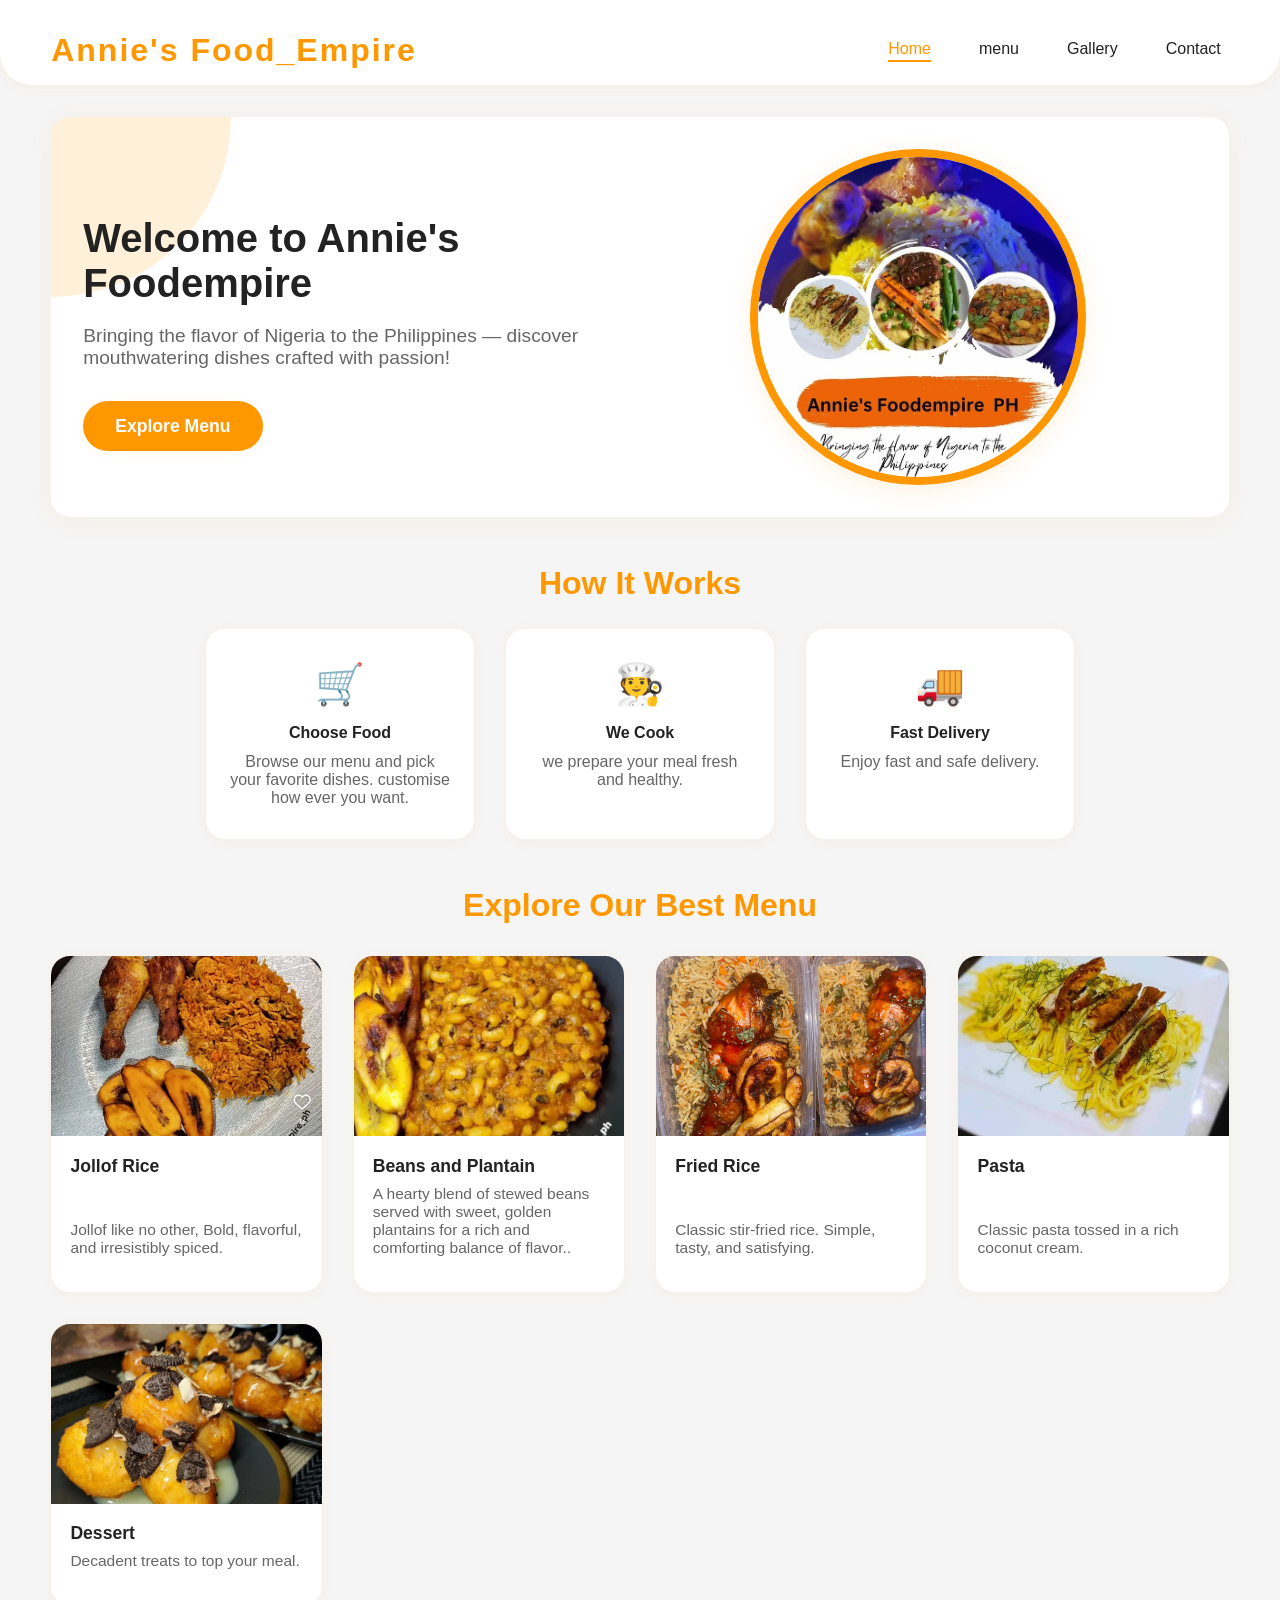
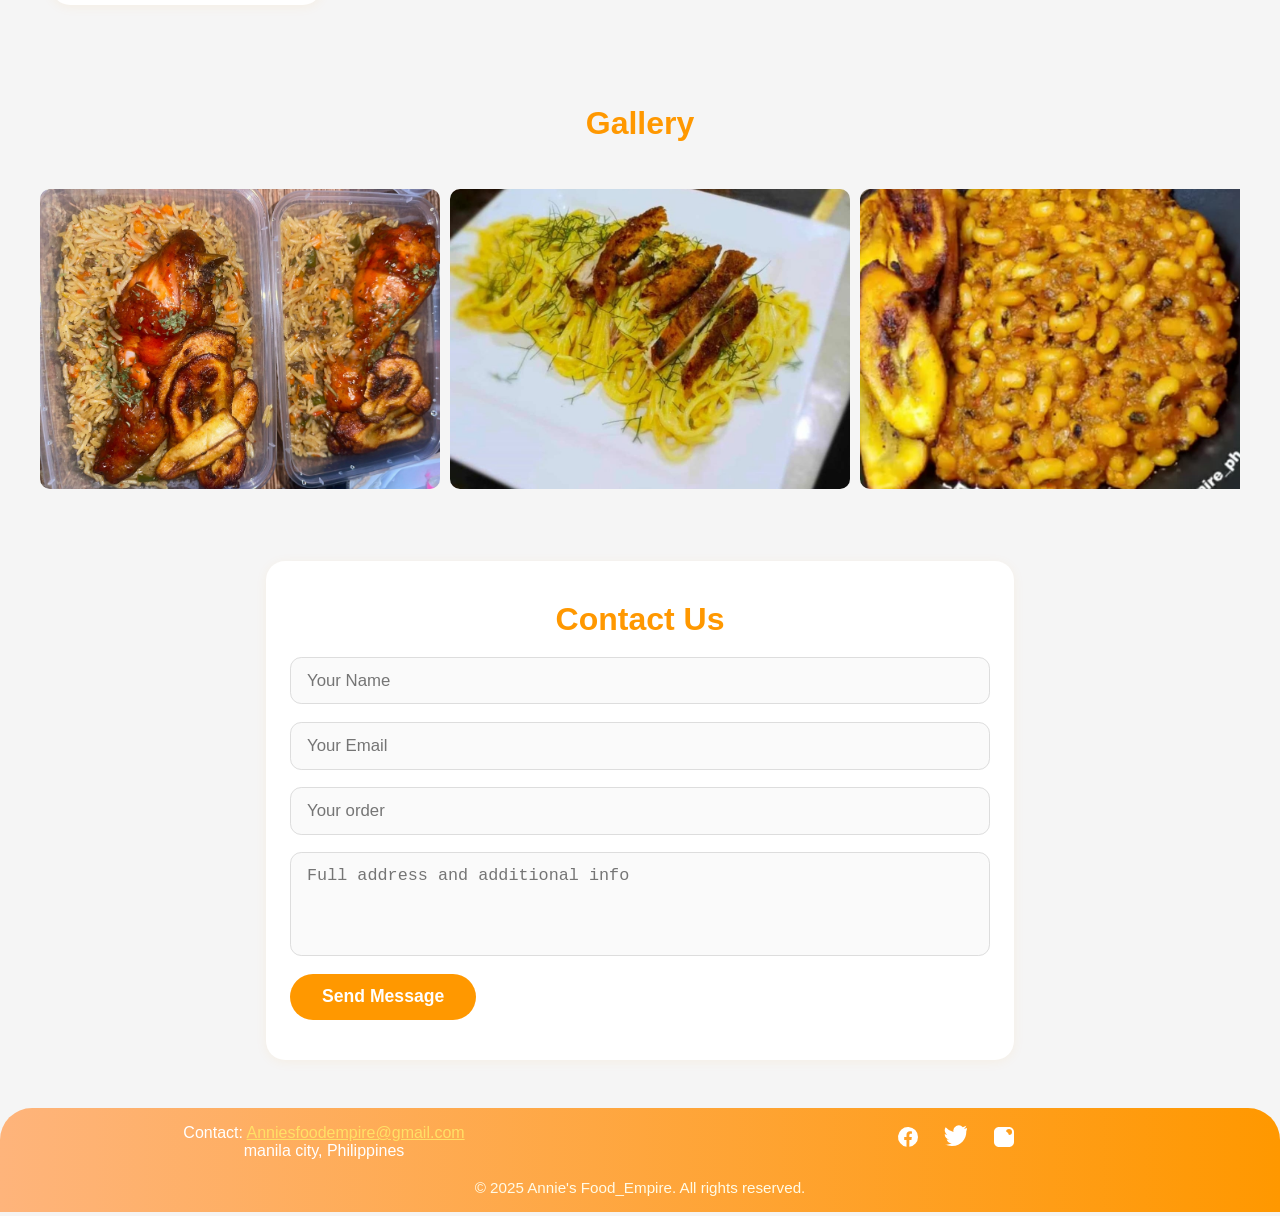
<file: index.html>
<!DOCTYPE html>
<html lang="en">
<head>
  <meta charset="UTF-8" />
  <meta name="viewport" content="width=device-width, initial-scale=1" />
  <title>Annie's food_Empire</title>
  <link rel="stylesheet" href="Anny.css">
  <link rel="icon" href="../../Assets/Images/food-logo.png">
</head>
<body>
  <header>
    <div class="logo" >Annie's Food_Empire</div>
    <nav>
      <a href="#home" class="active">Home</a>
      <a href="#menu">menu</a>
      <a href="#gallery">Gallery</a>
      <a href="#contact">Contact</a>
    </nav>
  </header>
  <section class="hero" id="home">
    <div class="decor"></div>
    <div class="hero-text">
      <h1>Welcome to Annie's Foodempire</h1>
      <p>Bringing the flavor of Nigeria to the Philippines — discover mouthwatering dishes crafted with passion!</p>
      <button class="hero-btn" id="orderNowBtn">Explore Menu</button>
    </div>
    <div class="hero-img">
      <img src="./Anny-hero.jpg" alt="Annie'food logo" />
    </div>
  </section>


  <!-- How it works -->
  <section class="steps-section" id="how">
    <div class="steps-title">How It Works</div>
    <div class="steps">
      <div class="step">
        <div class="step-icon">🛒</div>
        <div class="step-title">Choose Food</div>
        <div class="step-desc">Browse our menu and pick your favorite dishes. customise how ever you want.</div>
      </div>
      <div class="step">
        <div class="step-icon">🧑‍🍳</div>
        <div class="step-title">We Cook</div>
        <div class="step-desc">we prepare your meal fresh and healthy.</div>
      </div>
      <div class="step">
        <div class="step-icon">🚚</div>
        <div class="step-title">Fast Delivery</div>
        <div class="step-desc">Enjoy fast and safe delivery.</div>
      </div>
    </div>
  </section>
  <!-- how it works end -->

  <!-- Menu -->
  <section class="menu-section" id="menu">
    <div class="menu-title">Explore Our Best Menu</div>
    <div class="menu-grid">
      <div class="menu-card">
        <img class="menu-img" src="./rice.jpg" alt="Burger" />
        <div class="menu-content">
          <div class="menu-name">Jollof Rice</div>
          <div class="menu-desc">Jollof like no other, Bold, flavorful, and irresistibly spiced.</div>
        </div>
      </div>
      <div class="menu-card">
        <img class="menu-img" src="./beans.jpg" alt="Beans and plantain" />
        <div class="menu-content">
          <div class="menu-name">Beans and Plantain</div>
          <div class="menu-desc">A hearty blend of stewed beans served with sweet, golden plantains for a rich and comforting balance of flavor..</div>
        </div>
      </div>
      <div class="menu-card">
        <img class="menu-img" src="./fried-rice.jpg" alt="Pizza" />
        <div class="menu-content">
          <div class="menu-name">Fried Rice</div>
          <div class="menu-desc"> Classic stir-fried rice. Simple, tasty, and satisfying.</div>
        </div>
      </div>
      <div class="menu-card">
        <img class="menu-img" src="./spag.jpg" alt="Pasta" />
        <div class="menu-content">
          <div class="menu-name">Pasta</div>
          <div class="menu-desc">Classic pasta tossed in a rich coconut cream.</div>
        </div>
      </div>
      <div class="menu-card">
        <img class="menu-img" src="./cake.jpg" alt="Dessert" />
        <div class="menu-content">
          <div class="menu-name">Dessert</div>
          <div class="menu-desc">Decadent treats to top your meal.</div>
        </div>
      </div>
    </div>
  </section>
  <!-- Menu Ends -->

   <!-- Gallery -->
<section id="gallery" class="gallery1"> 
  <h2>Gallery</h2>  
    <div class="gallery-section">
      <div class="gallery-container">
        <div class="gallery-track">
          <div class="slide2"><img src="./fried-rice.jpg" alt="Slide 1" /></div>
          <div class="slide2"><img src="./spag.jpg" alt="Slide 2" /></div>
          <div class="slide2"><img src="./beans.jpg" alt="Slide 3" /></div>
          <div class="slide2"><img src="./spag2.jpg" alt="Slide 4" /></div>
          <div class="slide2"><img src="./rice.jpg" alt="Slide 5" /></div>
          <div class="slide2"><img src="./cake.jpg" alt="Slide 6" /></div>
          <div class="slide2"><img src="./rice2.jpg" alt="Slide 1" /></div>
          <div class="slide2"><img src="./fried-rice.jpg" alt="Slide 1" /></div>
          <div class="slide2"><img src="./spag.jpg" alt="Slide 2" /></div>
        </div>
      </div> 
    </div>
</section>
<!-- Gallery Ends -->

  <!-- Contact -->
  <section class="contact-section" id="contact">
    <div class="contact-title">Contact Us</div>
    <form class="contact-form" id="contactForm">
      <input type="text" name="name" placeholder="Your Name" required />
      <input type="email" name="email" placeholder="Your Email" required />
      <input type="text" name="subject" placeholder="Your order" required />
      <textarea name="message" placeholder="Full address and additional info" rows="4" required></textarea>
      <button type="submit">Send Message</button>
      <div class="contact-success" id="contactSuccess">Thank you! Your message has been sent.</div>
    </form>
  </section>
  <!-- contact Ends -->

  <!-- Footer -->
  <footer>
    <div class="footer-container">
      <div class="footer-info">
        <div>Contact: <a href="mailto:anniesfoodempire@gmail.com" style="color:#ffe066;text-decoration:underline;">Anniesfoodempire@gmail.com</a></div>
        <div>manila city, Philippines</div>
      </div>
      <div class="footer-social">
        <a href="#" aria-label="Facebook">
          <svg width="24" height="24" fill="currentColor"><path d="M22 12a10 10 0 1 0-11.5 9.87v-6.98h-2.3v-2.9h2.3v-2.2c0-2.27 1.35-3.53 3.42-3.53.99 0 2.02.18 2.02.18v2.22h-1.14c-1.12 0-1.47.7-1.47 1.42v1.9h2.5l-.4 2.9h-2.1v6.98A10 10 0 0 0 22 12z"/></svg>
        </a>
        <a href="#" aria-label="Twitter">
          <svg width="24" height="24" fill="currentColor"><path d="M23 3a10.9 10.9 0 0 1-3.14.86 5.48 5.48 0 0 0 2.4-3.02 10.8 10.8 0 0 1-3.44 1.3 5.42 5.42 0 0 0-9.3 4.94A15.37 15.37 0 0 1 1.64 2.16 5.42 5.42 0 0 0 3.17 9.7a5.39 5.39 0 0 1-2.45-.68v.07a5.42 5.42 0 0 0 4.35 5.31 5.5 5.5 0 0 1-2.44.09 5.43 5.43 0 0 0 5.07 3.76A10.87 10.87 0 0 1 1 19.54 15.35 15.35 0 0 0 8.29 21c9.05 0 14-7.5 14-14v-.64A10.06 10.06 0 0 0 23 3z"/></svg>
        </a>
        <a href="#" aria-label="Instagram">
          <svg width="24" height="24" fill="currentColor"><path d="M7 2C4.243 2 2 4.243 2 7v10c0 2.757 2.243 5 5 5h10c2.757 0 5-2.243 5-5V7c0-2.757-2.243-5-5-5H7zm10 2a3 3 0 1 1 0 6 3 3 0 0 1 0-6zm-5 2a5 5 0 1 0 0 10 5 5 0 0 0 0-10zm0 2a3 3 0 1 1 0 6 3 3 0 0 1 0-6z"/></svg>
        </a>
      </div>
    </div>
    <div class="footer-copyright">
      &copy; 2025 Annie's Food_Empire. All rights reserved.
    </div>
  </footer>
  <!-- Footer Ends -->
  <button id="scrollTopBtn" title="Scroll to Top">&#8679;</button>
  <script>
    // Smooth scroll for nav links
    document.querySelectorAll('nav a').forEach(link => {
      link.addEventListener('click', function(e) {
        const href = link.getAttribute('href');
        if (href.startsWith('#')) {
          e.preventDefault();
          document.querySelectorAll('nav a').forEach(a => a.classList.remove('active'));
          link.classList.add('active');
          const target = document.querySelector(href);
          if (target) {
            target.scrollIntoView({ behavior: 'smooth' });
          }
        }
      });
    });
    // Hero button scroll to menu
    document.getElementById('orderNowBtn').addEventListener('click', function() {
      document.getElementById('menu').scrollIntoView({ behavior: 'smooth' });
    });
    // Contact form interactivity
    document.getElementById('contactForm').addEventListener('submit', function(e) {
      e.preventDefault();
      document.getElementById('contactSuccess').style.display = 'block';
      setTimeout(() => {
        document.getElementById('contactSuccess').style.display = 'none';
        document.getElementById('contactForm').reset();
      }, 3000);
    });
    // Scroll to top button
    const scrollBtn = document.getElementById('scrollTopBtn');
    window.addEventListener('scroll', function() {
      if (window.scrollY > 400) {
        scrollBtn.style.display = 'block';
      } else {
        scrollBtn.style.display = 'none';
      }
    });
    scrollBtn.addEventListener('click', function() {
      window.scrollTo({ top: 0, behavior: 'smooth' });
    });
  </script>
</body>
</html>
</file>
<file: Anny.css>
:root {
      --primary: #ff9800;
      --secondary: #fff;
      --accent: #f5f5f5;
      --text: #222;
      --radius: 1.2rem;
      --shadow: 0 2px 12px rgba(255,152,0,0.07);
    }
    body {
      margin: 0;
      font-family: 'Segoe UI', Arial, sans-serif;
      background: var(--accent);
      color: var(--text);
    }
    header {
      background: var(--secondary);
      display: flex;
      align-items: center;
      justify-content: space-between;
      padding: 2rem 4vw 1rem 4vw;
      border-bottom-left-radius: 2rem;
      border-bottom-right-radius: 2rem;
      box-shadow: var(--shadow);
      position: sticky;
      top: 0;
      z-index: 10;
    }
    .logo {
      font-size: 2rem;
      font-weight: bold;
      color: var(--primary);
      letter-spacing: 2px;
    }
    nav {
      display: flex;
      gap: 2rem;
    }
    nav a {
      text-decoration: none;
      color: var(--text);
      font-weight: 500;
      transition: color 0.2s;
      position: relative;
      padding: 0.2rem 0.5rem;
    }
    nav a:after {
      content: '';
      display: block;
      height: 2px;
      background: var(--primary);
      width: 0;
      transition: width 0.3s;
      margin-top: 2px;
    }
    nav a:hover,
    nav a.active {
      color: var(--primary);
    }
    nav a:hover:after,
    nav a.active:after {
      width: 100%;
    }
    .hero {
      display: flex;
      flex-wrap: wrap;
      align-items: center;
      justify-content: space-between;
      background: var(--secondary);
      margin: 2rem 4vw;
      border-radius: var(--radius);
      box-shadow: 0 4px 24px rgba(255,152,0,0.07);
      padding: 2rem;
      position: relative;
      overflow: hidden;
    }
    .hero-text {
      flex: 1 1 320px;
      z-index: 1;
    }
    .hero-text h1 {
      font-size: 2.5rem;
      margin-bottom: 1rem;
      font-weight: bold;
    }
    .hero-text p {
      font-size: 1.2rem;
      margin-bottom: 2rem;
      color: #666;
    }
    .hero-btn {
      background: var(--primary);
      color: var(--secondary);
      padding: 0.9rem 2rem;
      border: none;
      border-radius: 2rem;
      font-size: 1.1rem;
      font-weight: 600;
      cursor: pointer;
      box-shadow: 0 2px 8px rgba(255,152,0,0.08);
      transition: background 0.2s;
    }
    .hero-btn:hover {
      background: #e68900;
    }
    .hero-img {
      flex: 1 1 320px;
      display: flex;
      justify-content: center;
      align-items: center;
      position: relative;
      z-index: 1;
    }
    .hero-img img {
      width: 320px;
      height: 320px;
      object-fit: cover;
      border-radius: 50%;
      border: 8px solid var(--primary);
      box-shadow: 0 6px 24px rgba(255,152,0,0.12);
      background: #fff;
    }
    .decor {
      position: absolute;
      top: 0;
      left: 0;
      width: 180px;
      height: 180px;
      background: var(--primary);
      border-bottom-right-radius: 100%;
      z-index: 0;
      opacity: 0.15;
    }
    /* How It Works */
    .steps-section {
      margin: 3rem 4vw 2rem 4vw;
      text-align: center;
      justify-content: center;
      justify-items: center;
    }
    .steps-title {
      font-size: 2rem;
      margin-bottom: 1.7rem;
      color: var(--primary);
      font-weight: 700;
    }
    .steps {
      display: flex;
      justify-content: center;
      gap: 2rem;
      flex-wrap: wrap;
    }
    .step {
      background: var(--secondary);
      border-radius: var(--radius);
      box-shadow: var(--shadow);
      padding: 2rem 1.5rem;
      width: 220px;
      min-width: 180px;
      display: flex;
      flex-direction: column;
      align-items: center;
      transition: transform 0.2s;
    }
    .step:hover {
      transform: translateY(-8px) scale(1.04);
      box-shadow: 0 6px 24px rgba(255,152,0,0.18);
    }
    .step-icon {
      font-size: 2.5rem;
      color: var(--primary);
      margin-bottom: 1rem;
    }
    .step-title {
      font-weight: 600;
      margin-bottom: 0.7rem;
    }
    .step-desc {
      color: #666;
      font-size: 1rem;
    }
    /* Menu Section */
    .menu-section {
      margin: 3rem 4vw;
    }
    .menu-title {
      font-size: 2rem;
      color: var(--primary);
      font-weight: 700;
      margin-bottom: 2rem;
      text-align: center;
    }
    .menu-grid {
      display: grid;
      grid-template-columns: repeat(auto-fit, minmax(240px, 1fr));
      gap: 2rem;
    }
    .menu-card {
      background: var(--secondary);
      border-radius: var(--radius);
      box-shadow: var(--shadow);
      overflow: hidden;
      display: flex;
      flex-direction: column;
      transition: transform 0.2s, box-shadow 0.2s;
      cursor: pointer;
      position: relative;
    }
    .menu-card:hover {
      transform: translateY(-8px) scale(1.03);
      box-shadow: 0 6px 32px rgba(255,152,0,0.18);
    }
    .menu-img {
      width: 100%;
      height: 180px;
      object-fit: cover;
      background: #eee;
      transition: filter 0.3s;
    }
    .menu-card:hover .menu-img {
      filter: brightness(0.92) saturate(1.2);
    }
    .menu-content {
      padding: 1.2rem;
      flex: 1;
      display: flex;
      flex-direction: column;
      justify-content: space-between;
    }
    .menu-name {
      font-weight: 600;
      margin-bottom: 0.5rem;
      font-size: 1.1rem;
    }
    .menu-desc {
      color: #666;
      font-size: 0.97rem;
      margin-bottom: 1rem;
    }
    /* Gallery */

.gallery1{
  margin-top: 100px;
}
.gallery1 h2 {
  text-align: center;
  font-weight: 600px;
  font-size: 2em;
  color: var(--primary);
}
.gallery-section {
  width: 100%;
  display: flex;
  justify-content: center;
  padding: 20px;
  box-sizing: border-box;
}

.gallery-container {
  width: 1200px;
  max-width: 100%;
  overflow: hidden;
  position: relative;
}

.gallery-track {
  display: flex;
  width: max-content;
  animation: scroll 10s linear infinite;
  gap: 10px;
}

.slide2 {
  flex: 0 0 auto;
}

.slide2 img {
  width: 400px;
  height: 300px;
  object-fit: cover;
  border-radius: 10px;
}


@media (max-width: 1220px) {
  .slide2 img {
    width: 33.33vw;
  }
}

@media (max-width: 768px) {
  .slide2 img {
    width: 80vw;
  }
}


@keyframes scroll {
  0% {
    transform: translateX(0);
  }
  100% {
    transform: translateX(-1000px); 
  }
}


    /* Contact Section */
    .contact-section {
      margin: 3rem 4vw;
      background: var(--secondary);
      border-radius: var(--radius);
      box-shadow: var(--shadow);
      padding: 2.5rem 1.5rem;
      max-width: 700px;
      margin-left: auto;
      margin-right: auto;
    }
    .contact-title {
      font-size: 2rem;
      color: var(--primary);
      font-weight: 700;
      margin-bottom: 1.2rem;
      text-align: center;
    }
    .contact-form {
      display: flex;
      flex-direction: column;
      gap: 1.1rem;
    }
    .contact-form input,
    .contact-form textarea {
      padding: 0.8rem 1rem;
      border: 1px solid #ddd;
      border-radius: 0.7rem;
      font-size: 1.05rem;
      background: #fafafa;
      transition: border 0.2s;
      resize: none;
    }
    .contact-form input:focus,
    .contact-form textarea:focus {
      outline: none;
      border: 1.5px solid var(--primary);
      background: #fff;
    }
    .contact-form button {
      background: var(--primary);
      color: var(--secondary);
      border: none;
      border-radius: 2rem;
      padding: 0.8rem 2rem;
      font-size: 1.1rem;
      font-weight: 600;
      cursor: pointer;
      align-self: flex-start;
      transition: background 0.2s;
    }
    .contact-form button:hover {
      background: #e68900;
    }
    .contact-success {
      color: #388e3c;
      background: #e8f5e9;
      border-radius: 0.6rem;
      padding: 0.7rem 1rem;
      margin-top: 0.5rem;
      display: none;
    }
    /* Footer */
    footer {
      background: linear-gradient(90deg, #feb47b, #ff9800);
      color: white;
      padding: 1rem; 
      text-align: center;
      border-top-left-radius: 2rem;
      border-top-right-radius: 2rem;
      margin-top: 3rem;
    }
    .footer-container {
      width: 100%;
      margin: 0 auto;
      display: flex;
      flex-wrap: wrap;
      gap: 1rem;
    }
    .footer-info {
      flex: 1 1 50px;
      font-size: 1rem;
    }
    .footer-social {
      flex: 1 1 50px;
      display: flex;
      justify-content: center;
      gap: 1.5rem;
    }
    .footer-social a {
      color: white;
      font-size: 1.7rem;
      transition: color 0.3s;
      text-decoration: none;
      display: inline-block;
    }
    .footer-social a:hover,
    .footer-social a:focus {
      color: #ffe066;
    }
    .footer-copyright {
      margin-top: 1.2rem;
      font-size: 0.95rem;
      color: #fffbe7;
    }
    /* Scroll to top button */
    #scrollTopBtn {
      display: none;
      position: fixed;
      bottom: 32px;
      right: 32px;
      z-index: 100;
      background: var(--primary);
      color: #fff;
      border: none;
      border-radius: 50%;
      width: 48px;
      height: 48px;
      font-size: 2rem;
      cursor: pointer;
      box-shadow: 0 2px 10px rgba(255,152,0,0.18);
      transition: background 0.2s;
    }
    #scrollTopBtn:hover {
      background: #e68900;
    }
    /* Responsive */
    @media (max-width: 900px) {
      .hero {
        flex-direction: column;
        gap: 2rem;
        padding: 2rem 1rem;
      }
      .hero-img img {
        width: 220px;
        height: 220px;
      }
      .steps {
        flex-direction: column;
        gap: 1.5rem;
      }
      .footer-container {
        flex-direction: column;
        gap: 1rem;
      }
    }
    @media (max-width: 600px) {
      header {
        flex-direction: column;
        gap: 1rem;
        padding: 1.5rem 1rem 1rem 1rem;
      }
      .menu-grid {
        grid-template-columns: 1fr;
      }
      .hero-text h1 {
        font-size: 2rem;
      }
      .steps-title, .menu-title, .contact-title {
        font-size: 1.3rem;
      }
        
    }
</file>
